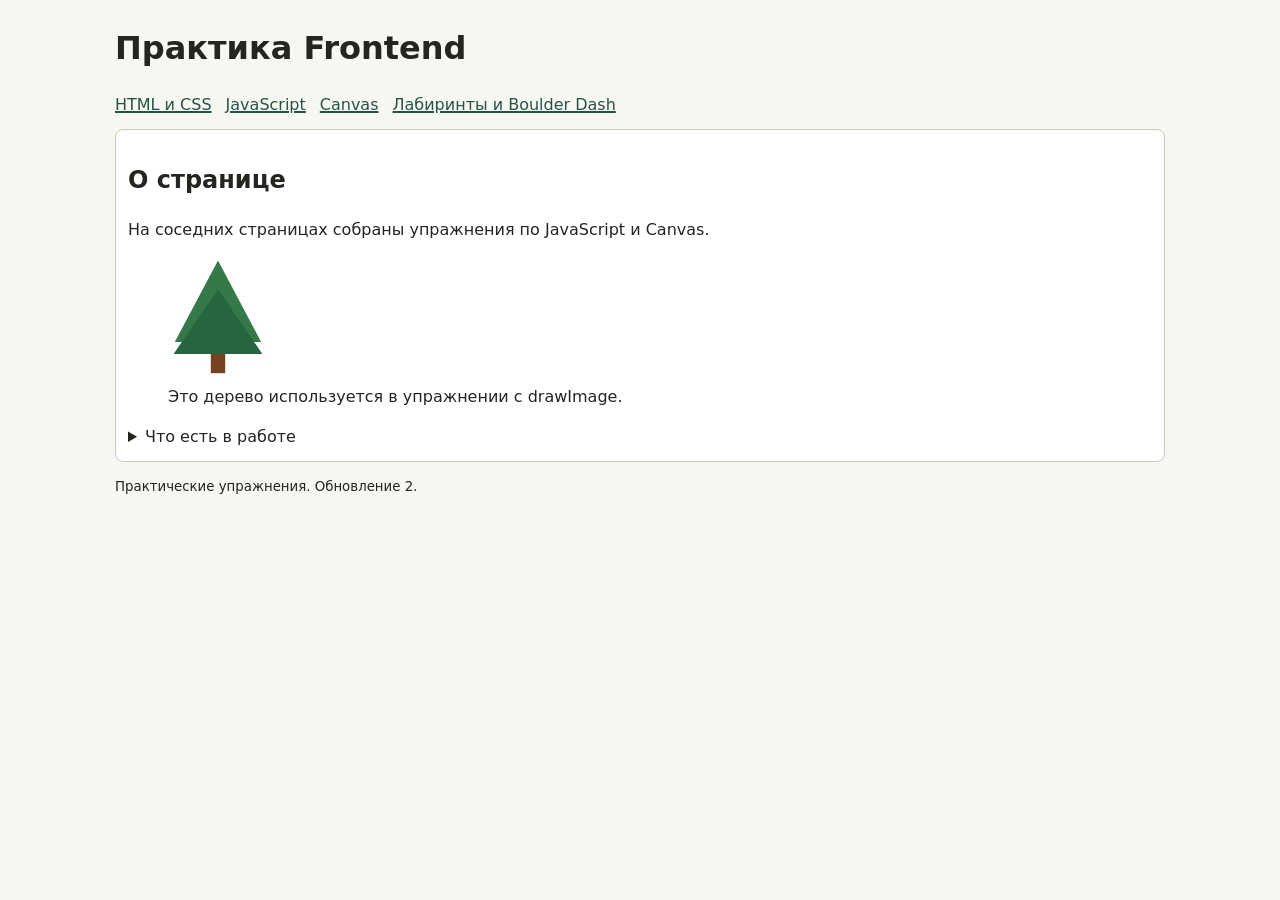
<file: index.html>
<!doctype html>
<html lang="ru">
<head><meta charset="utf-8"><meta name="viewport" content="width=device-width,initial-scale=1"><title>Практика Frontend</title><link rel="stylesheet" href="style.css"></head>
<body>
<header><h1>Практика Frontend</h1><nav><a href="index.html">HTML и CSS</a> <a href="motion.html">JavaScript</a> <a href="canvas.html">Canvas</a> <a href="games.html">Лабиринты и Boulder Dash</a></nav></header>
<main>
<article><h2>О странице</h2><p>На соседних страницах собраны упражнения по JavaScript и Canvas.</p>
<figure><img src="tree.svg" alt="Рисунок дерева" width="100" height="120"><figcaption>Это дерево используется в упражнении с drawImage.</figcaption></figure>
<details><summary>Что есть в работе</summary><ul><li>Анимация</li><li>Таблица</li><li>Игры на Canvas</li></ul></details>
</article>
</main>
<footer><small>Практические упражнения. Обновление 2.</small></footer>
</body>
</html>
</file>
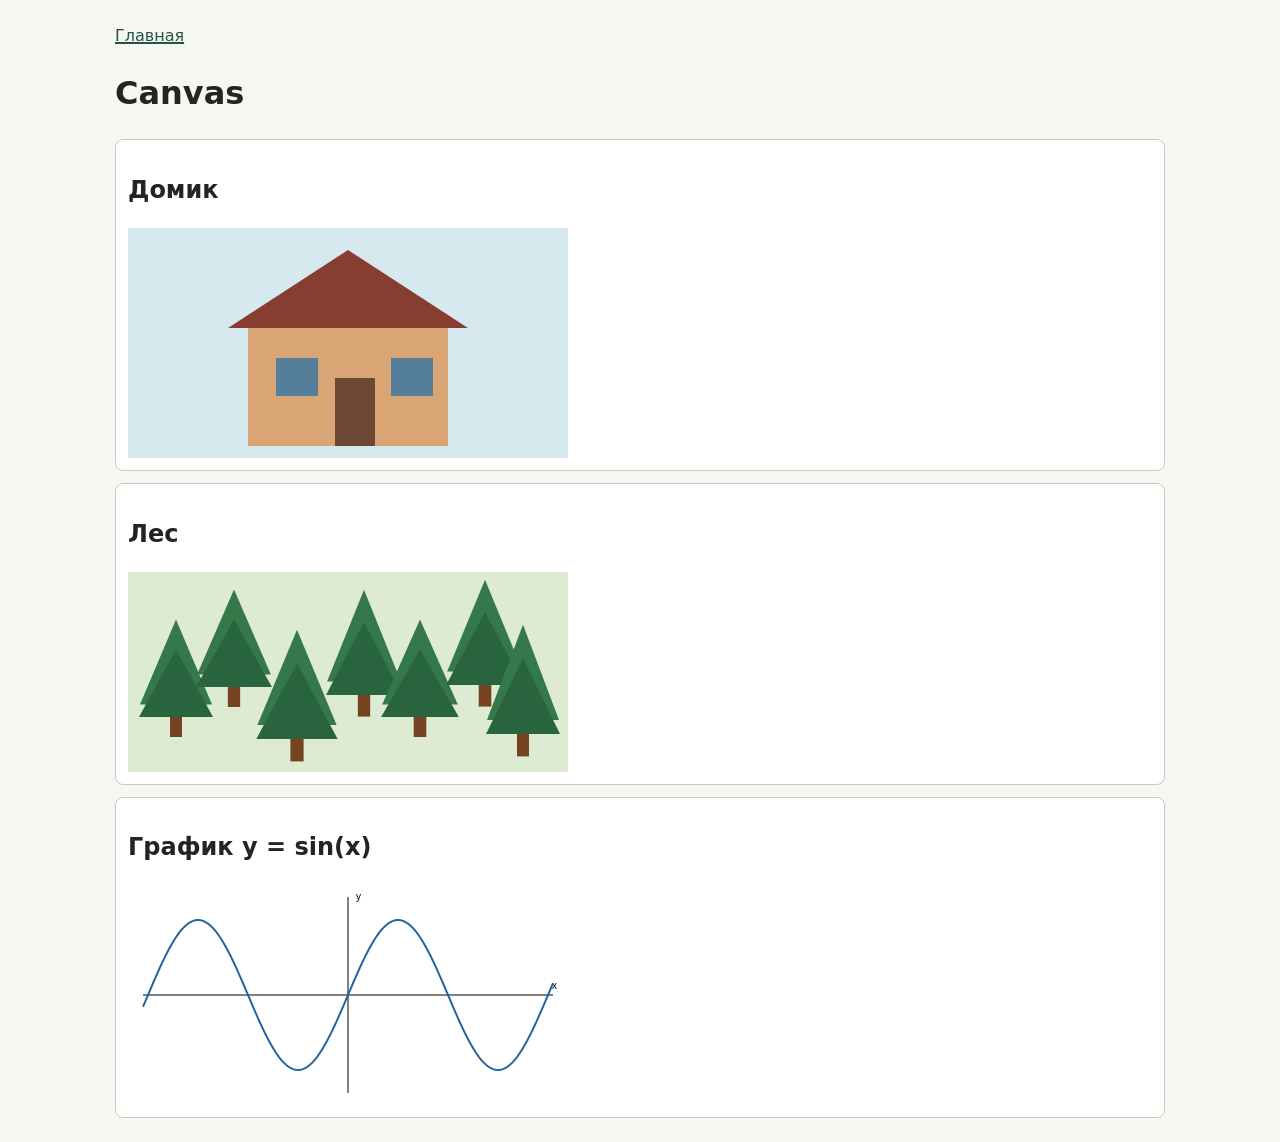
<file: canvas.html>
<!doctype html>
<html lang="ru">
<head><meta charset="utf-8"><meta name="viewport" content="width=device-width,initial-scale=1"><title>Canvas</title><link rel="stylesheet" href="style.css"></head>
<body><a href="index.html">Главная</a><h1>Canvas</h1>
<section><h2>Домик</h2><canvas id="house" width="440" height="230"></canvas></section>
<section><h2>Лес</h2><canvas id="forest" width="440" height="200"></canvas></section>
<section><h2>График y = sin(x)</h2><canvas id="chart" width="440" height="220"></canvas></section>
<script>
const house = document.querySelector('#house').getContext('2d');
house.fillStyle = '#d6e9ef';
house.fillRect(0, 0, 440, 230);
house.fillStyle = '#d9a574';
house.fillRect(120, 100, 200, 118);
house.beginPath();
house.moveTo(100, 100);
house.lineTo(220, 22);
house.lineTo(340, 100);
house.closePath();
house.fillStyle = '#873d31';
house.fill();
house.fillStyle = '#6c4832';
house.fillRect(207, 150, 40, 68);
house.fillStyle = '#547e99';
house.fillRect(148, 130, 42, 38);
house.fillRect(263, 130, 42, 38);
const forest = document.querySelector('#forest').getContext('2d');
forest.fillStyle = '#dcebd2';
forest.fillRect(0, 0, 440, 200);
const tree = new Image();
tree.onload = () => {
  for (const [x, y, w, h] of [[8,45,80,125],[65,15,82,125],[125,55,88,140],[195,15,82,135],[250,45,84,125],[315,5,84,135],[355,50,80,140]]) {
    forest.drawImage(tree, x, y, w, h);
  }
};
tree.src = 'tree.svg';
const chart = document.querySelector('#chart').getContext('2d');
chart.beginPath();
chart.moveTo(15, 110);
chart.lineTo(425, 110);
chart.moveTo(220, 12);
chart.lineTo(220, 208);
chart.stroke();
chart.fillText('x', 424, 104);
chart.fillText('y', 228, 15);
chart.beginPath();
for (let pixel = 15; pixel <= 425; pixel++) {
  const y = 110 - 75 * Math.sin((pixel - 220) * Math.PI / 100);
  if (pixel === 15) chart.moveTo(pixel, y);
  else chart.lineTo(pixel, y);
}
chart.strokeStyle = '#2364a0';
chart.lineWidth = 2;
chart.stroke();
</script></body></html>
</file>
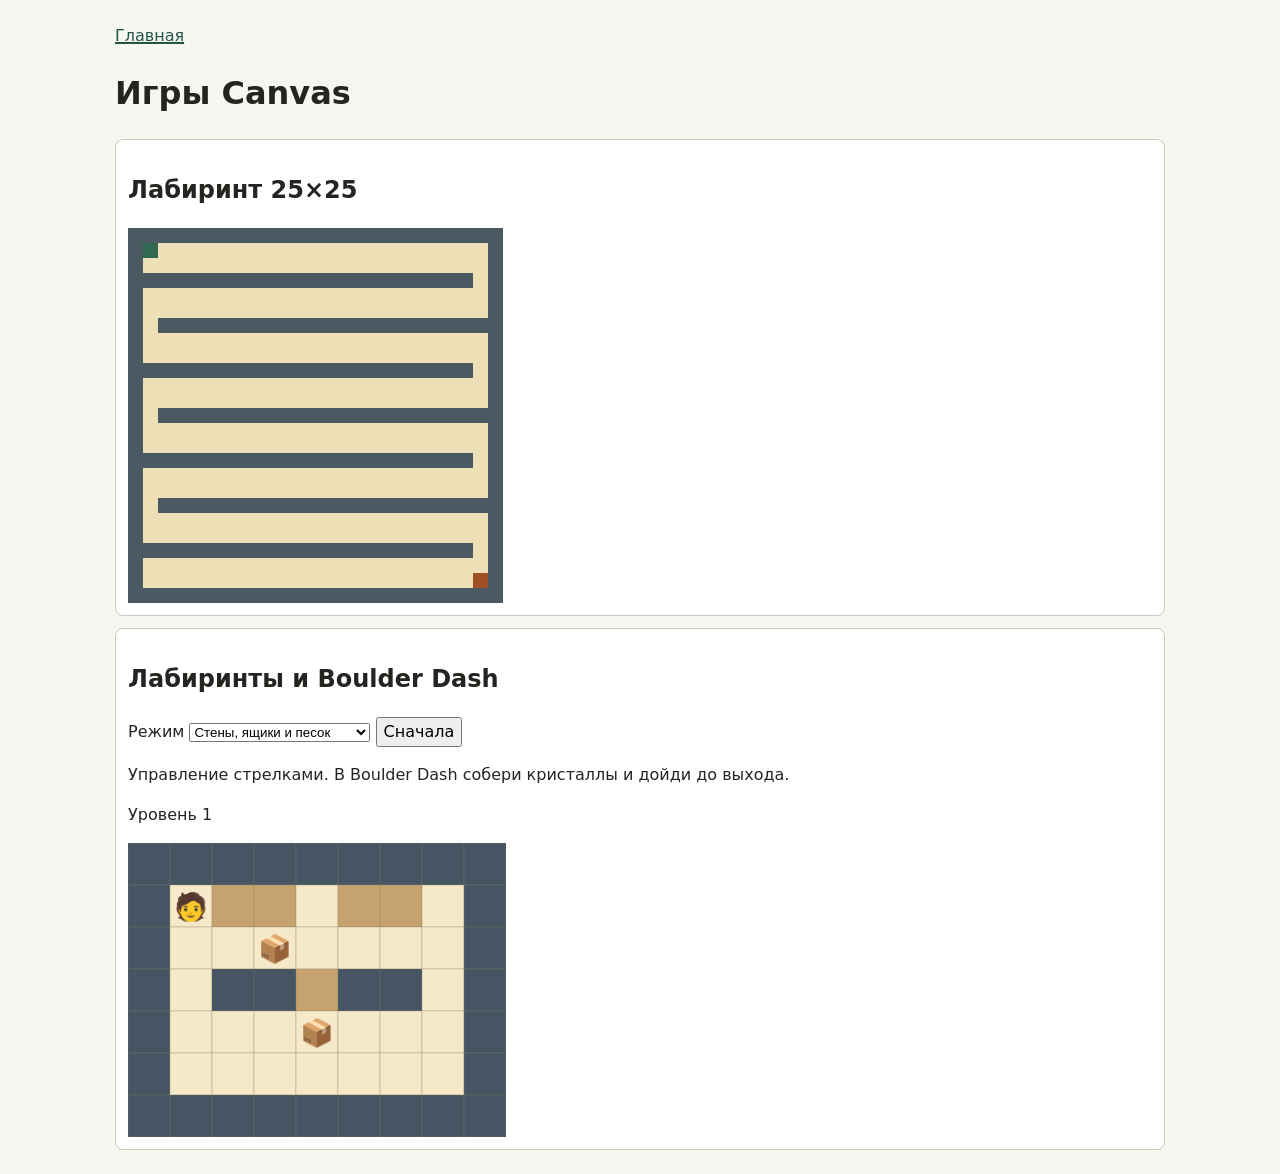
<file: games.html>
<!doctype html>
<html lang="ru">
<head><meta charset="utf-8"><meta name="viewport" content="width=device-width,initial-scale=1"><title>Игры Canvas</title><link rel="stylesheet" href="style.css"></head>
<body><a href="index.html">Главная</a><h1>Игры Canvas</h1>
<section><h2>Лабиринт 25×25</h2><canvas id="maze" width="375" height="375"></canvas></section>
<section>
<h2>Лабиринты и Boulder Dash</h2>
<p><label>Режим <select id="mode"><option value="boxes">Стены, ящики и песок</option><option value="pits">Яблоки и ямы</option><option value="targets">Яблоки и места хранения</option><option value="boulder">Boulder Dash</option></select></label> <button id="reset">Сначала</button></p>
<p>Управление стрелками. В Boulder Dash собери кристаллы и дойди до выхода.</p>
<p id="status" role="status"></p><canvas id="game"></canvas>
</section>

<script src="games.js"></script>
</body></html>
</file>
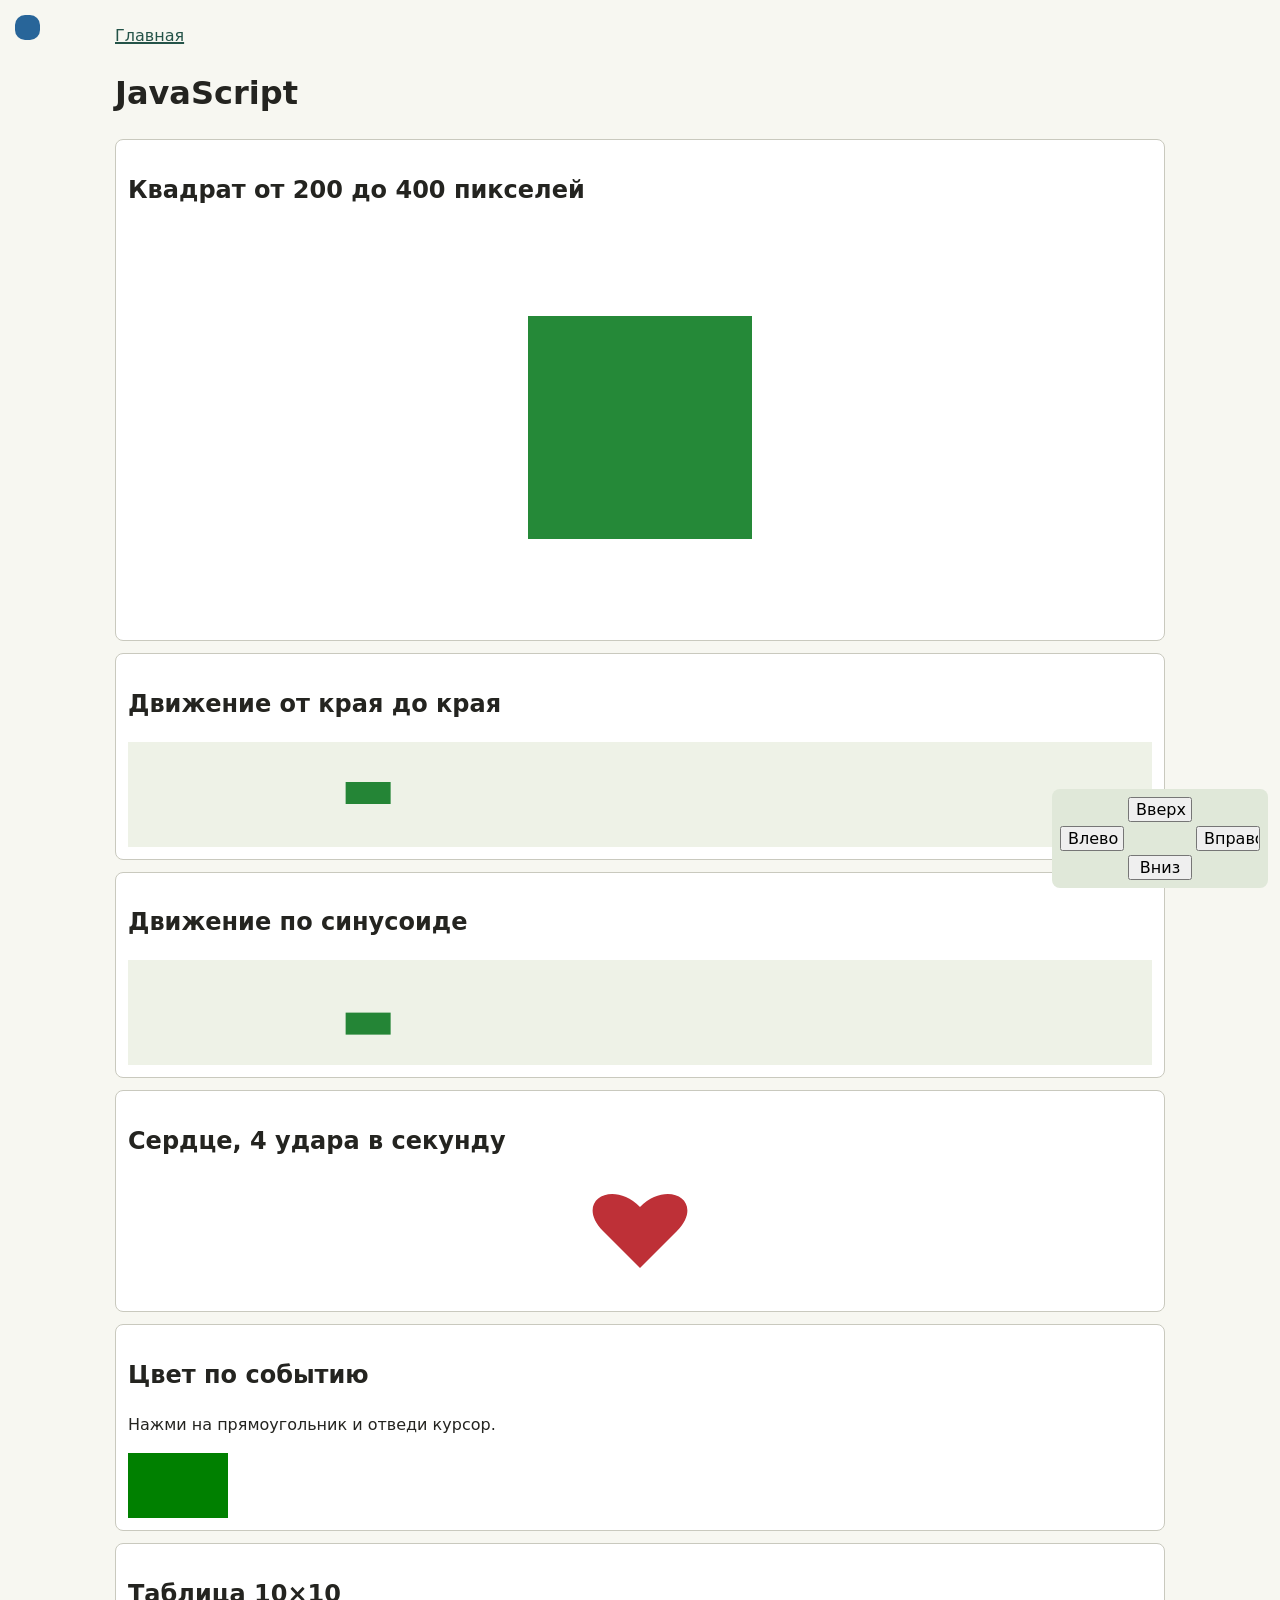
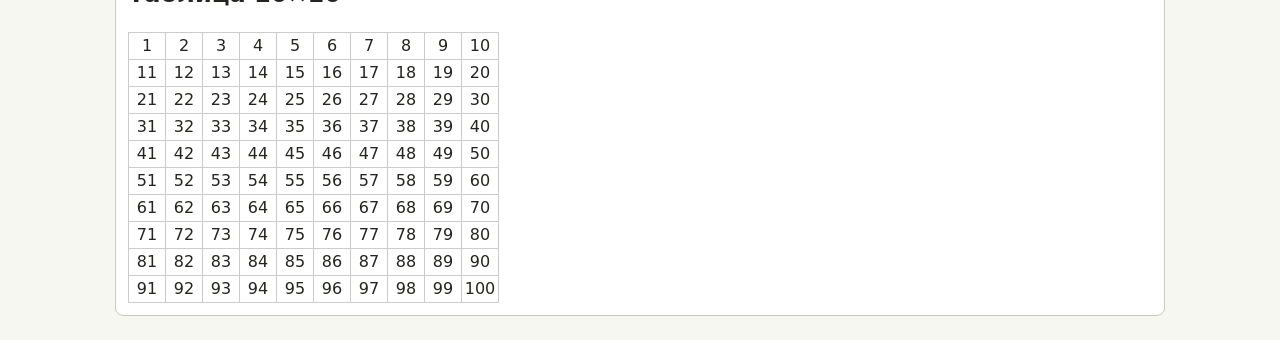
<file: motion.html>
<!doctype html>
<html lang="ru">
<head><meta charset="utf-8"><meta name="viewport" content="width=device-width,initial-scale=1"><title>JavaScript</title><link rel="stylesheet" href="style.css"></head>
<body><a href="index.html">Главная</a><h1>JavaScript</h1>
<section><h2>Квадрат от 200 до 400 пикселей</h2><div id="grow-frame"><div id="grow"></div></div></section>
<section><h2>Движение от края до края</h2><div class="track"><div class="mover"></div></div></section>
<section><h2>Движение по синусоиде</h2><div class="track"><div class="mover"></div></div></section>
<section><h2>Сердце, 4 удара в секунду</h2><svg id="heart" viewBox="0 0 100 100"><path fill="#be3037" d="M50 89 13 52C-16 22 22 0 50 28 78 0 116 22 87 52Z"/></svg></section>
<section><h2>Цвет по событию</h2><p>Нажми на прямоугольник и отведи курсор.</p><div id="event-box"></div></section>
<section><h2>Таблица 10×10</h2>
<script>
document.write('<table>');
for (let row = 0; row < 10; row++) {
  document.write('<tr>');
  for (let col = 1; col <= 10; col++) document.write('<td>' + (row * 10 + col) + '</td>');
  document.write('</tr>');
}
document.write('</table>');
</script></section>
<div id="hero"></div>
<div id="joy" aria-label="Джойстик">
<input type="button" value="Вверх" data-dx="0" data-dy="-20">
<input type="button" value="Влево" data-dx="-20" data-dy="0">
<input type="button" value="Вправо" data-dx="20" data-dy="0">
<input type="button" value="Вниз" data-dx="0" data-dy="20">
</div>
<script>
const grow = document.querySelector('#grow');
const movers = [...document.querySelectorAll('.mover')];
const started = performance.now();
setInterval(() => {
  const seconds = (performance.now() - started) / 1000;
  const size = 300 - 100 * Math.cos(seconds * Math.PI);
  grow.style.width = grow.style.height = size + 'px';
  const phase = (seconds % 8) / 8;
  movers.forEach((mover, index) => {
    const x = phase * (mover.parentElement.clientWidth - mover.offsetWidth);
    const y = index ? 40 + 37 * Math.sin(phase * 4 * Math.PI) : 40;
    mover.style.transform = 'translate(' + x + 'px,' + y + 'px)';
  });
}, 16);
const box = document.querySelector('#event-box');
box.onclick = () => box.style.backgroundColor = 'red';
box.onmouseleave = () => box.style.backgroundColor = 'green';
const hero = document.querySelector('#hero');
let x = 15;
let y = 15;
function move(dx, dy) {
  x = Math.max(0, Math.min(innerWidth - hero.offsetWidth, x + dx));
  y = Math.max(0, Math.min(innerHeight - hero.offsetHeight, y + dy));
  hero.style.transform = 'translate(' + x + 'px,' + y + 'px)';
}
move(0, 0);
document.querySelectorAll('#joy input').forEach(button => {
  button.onclick = () => move(Number(button.dataset.dx), Number(button.dataset.dy));
});
window.addEventListener('resize', () => move(0, 0));
</script></body></html>
</file>
<file: style.css>
body { font-family: system-ui, sans-serif; max-width: 1050px; margin: 24px auto; padding: 0 16px; background-color: #f7f7f1; color: #242420; line-height: 1.5; }
nav { display: flex; flex-wrap: wrap; gap: 14px; }
article, section { border: 1px solid #c9c9be; border-radius: 8px; background-color: white; padding: 12px; margin-block: 12px; }
a { color: #245348; text-decoration-thickness: 2px; }
canvas { max-width: 100%; vertical-align: middle; }
table { border-collapse: collapse; }
td { border: 1px solid #ccc; text-align: center; width: 34px; }
button, input { font: inherit; }
.track { height: 105px; position: relative; overflow: hidden; background: #eef2e7; }
.mover { position: absolute; top: 0; left: 0; width: 45px; height: 22px; background: #248536; }
#grow-frame { height: 400px; display: grid; place-items: center; overflow: hidden; }
#grow { width: 200px; height: 200px; background: #258938; }
#heart { width: 100px; height: 100px; display: block; margin: 20px auto; transform-origin: center; animation: beat .125s ease-in-out infinite alternate; }
@keyframes beat { to { transform: scale(1.2); } }
#joy { position: fixed; bottom: 12px; right: 12px; z-index: 5; background: #e0e8d9; padding: 8px; border-radius: 8px; display: grid; grid-template-columns: repeat(3, 64px); gap: 4px; }
#joy input:first-child, #joy input:last-child { grid-column: 2; } #joy input:first-child { grid-row: 1; } #joy input:nth-child(2) { grid-column: 1; grid-row: 2; } #joy input:nth-child(3) { grid-column: 3; grid-row: 2; } #joy input:last-child { grid-row: 3; }
#hero { position: fixed; top: 0; left: 0; z-index: 4; width: 25px; height: 25px; background: #286599; border-radius: 40%; }
#event-box { width: 100px; height: 65px; background: green; }
</file>
